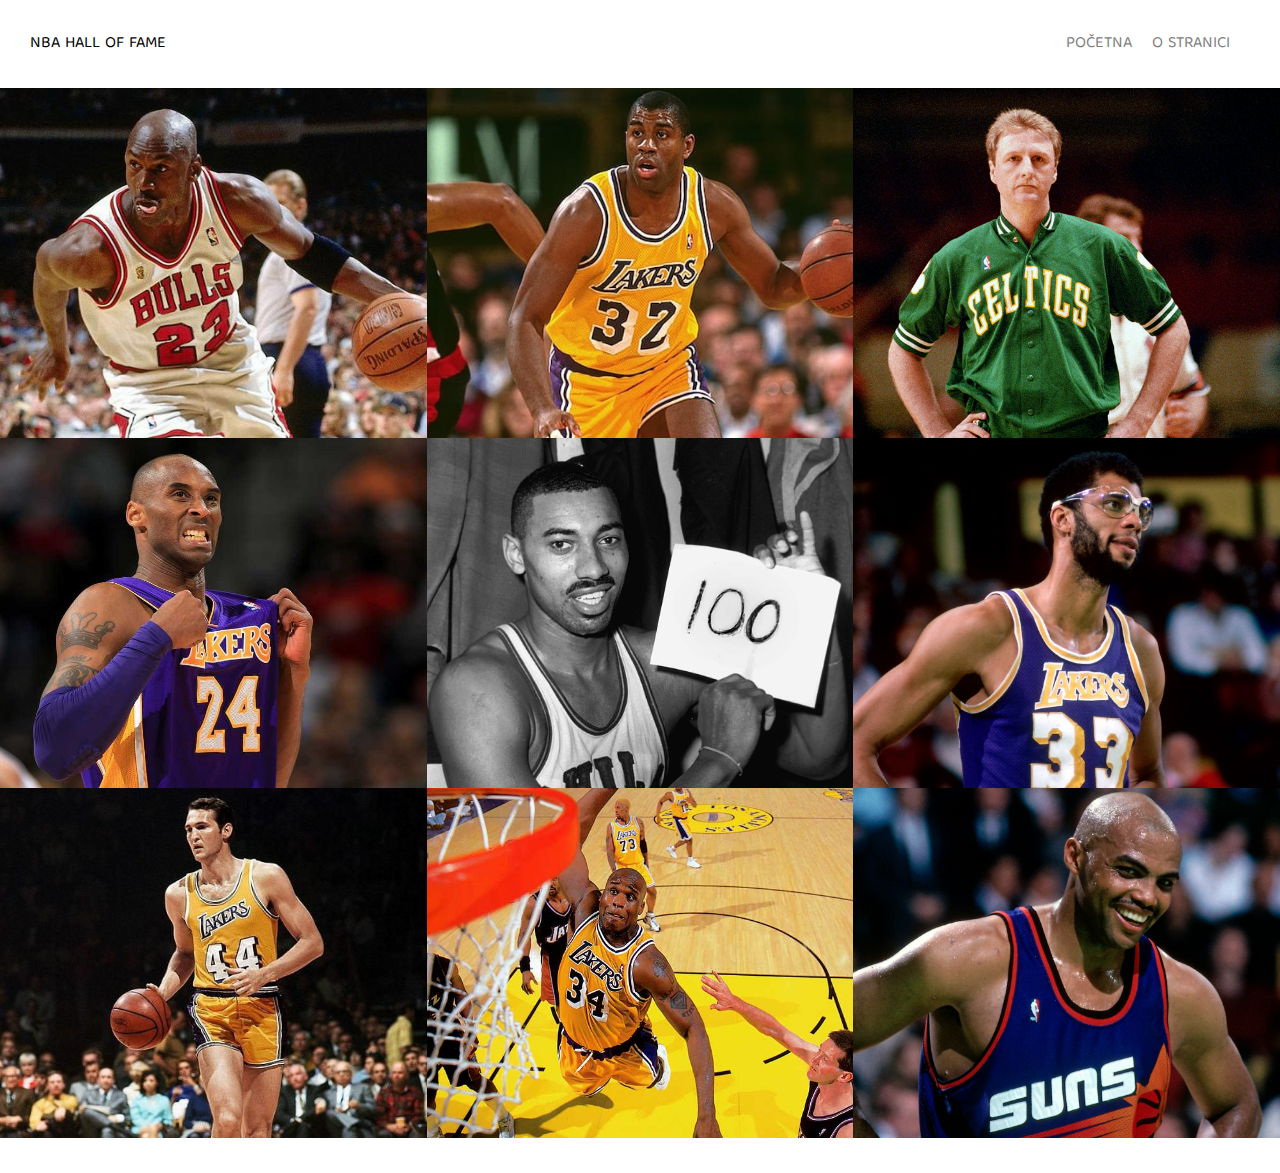
<file: Web NBA Hall of Fame/webstranica/index.html>
<!DOCTYPE html>
<html lang="en">
<head>
    <meta charset="UTF-8">
    <link href="https://fonts.googleapis.com/css2?family=Baloo+Tamma+2&display=swap" rel="stylesheet">
    <link rel="stylesheet" href="styles.css">
    <title>NBA HALL OF FAME</title>
</head>
<body>
    <div class="wholeSite">
            <div class="nav-wrapper">
                <div class ="left">
                    <div class="site-name">
                        <div>NBA HALL OF FAME</div>
                    </div>
                </div>

                <div class ="right">
                    <div class="nav-link-wrapper">
                        <a href = "index.html">POČETNA</a>
                    </div>
                    <div class="nav-link-wrapper">
                        <a href="about.html">O STRANICI</a>
                    </div>
                </div>
        </div>

        <div class="content-wrapper">
            <div class="gallery">

                <div class="item-wrapper">
                    <div class="item-img-background" style="background-image:url(Jordan.jpg)"></div>

                    <div class="img-text-wrapper">
                            <div class="text">
                                Michael Jeffrey Jordan, rođen 17.2.1963. osvajač je 6 NBA naslova te isto toliko nagrada za najkorisnijeg igrača finala.
                                Pet puta okrunjen je nagradom najkorisnijeg igrača cijele sezone. Gotovo cijelu karijeru proveo je u Chichago Bullsima
                                koji i dalje imaju isti broj naslova, njih 6 iz ere Michaela. Karijeru je zaključio 2003. u dresu Washington Wizardsa.
                                Osvojio je mnoštvo dodatnih nagrada te ga se smatra najboljim igračem u povijesti ovog sporta, ali i općenito.
                            </div>
                    </div>
                </div>

                <div class="item-wrapper">
                    <div class="item-img-background" style="background-image:url(MagicJohnson.jpg)"></div>

                    <div class="img-text-wrapper">
                            <div class="text"">
                                Magic Erwin Johnson, rođen 14.8.1959. bivši je playmaker ekipe Los Angeles Lakersa, u kojoj je proveo cijelu svoju karijeru, od 
                                1979. do 1996. s kraćim prekidima zbog zdravstvenih problema. Pet puta je osvojio naslov NBA prvaka te po tri puta nagrade 
                                MVP finala i MVP sezone. Može se pohvaliti zlatnom olimpijskom medaljom iz Barcelone 1992. Smatra se jednim od najboljih
                                playmakera svih vremena sa nevjerojatnim sposobnostima dodavanja.
                            </div>
                    </div>
                </div>

                <div class="item-wrapper">
                    <div class="item-img-background" style="background-image:url(Bird.png)"></div>

                    <div class="img-text-wrapper">
                            <div class="text"">
                                Larry Joe Bird, rođen 7.12.1956. legenda je Boston Celticsa na poziciji niskog krila, s kojima je osvojio tri naslova
                                prvaka. Dva puta bio je MVP finala, tri puta MVP sezone. Prepoznatljiv je bio po preciznom šutu sa linije za tri poena te po 
                                natjecateljskom mentalitetu. Cijelu karijeru proveo je u Bostonu, a kao trener bio je dio Indiane Pacersa. Danas je i dalje dio Indiane, 
                                samo u ulozi izvršnog direktora.
                            </div>
                    </div>
                </div>

                <div class="item-wrapper">
                    <div class="item-img-background" style="background-image:url(Kobe.jfif)"></div>

                    <div class="img-text-wrapper">
                            <div class="text"">
                                Kobe Bryant (1978.-2020.) bio je američki profesionalni košarkaš. Cijelu 20-godišnju karijeru proveo je u LA Lakersima, s kojima 
                                je osvojio 5 naslova prvaka, 2 puta bio proglašen MVP finala te jednom MVP sezone. Bio je jedan od najvećih scorera ikada te zauzima 
                                četvrto mjesto na listi poena u povijesti NBA. U povijesti NBA samo je Wilt Chamberlain zabio više poena na jednoj utakmici.
                                Osvojio je dva zlata na OI. Poginuo je u siječnju 2020. prilikom pada helikoptera.
                            </div>
                    </div>
                </div>

                <div class="item-wrapper">
                    <div class="item-img-background" style="background-image:url(Wilt1.jpg)"></div>

                    <div class="img-text-wrapper">
                            <div class="text"">
                                Wilt Chamberlain (1936.-1999.) bio je jedan od najvećih centara ovog sporta. Igrao je za Warriorse, 76erse i Lakerse. Dva puta je osvojio
                                naslov prvaka, jednom MVPa finala, četiri puta MVPa sezone. Jedini je igrač koji je u jednoj utakmici postigao 100 poena. Više sezona ostvarivao 
                                je prosjeke od 40 i više poena. Bio je neviđena sila koja je u mirovinu otišla s više od 30000 poena i 20000 skokova.
                            </div>
                    </div>
                </div>

                <div class="item-wrapper">
                    <div class="item-img-background" style="background-image:url(Kareem.jpg)"></div>

                    <div class="img-text-wrapper">
                            <div class="text"">
                                Kareem Abdul-Jabbar, rođen 16.4.1947. bivši je košarkaš koji je kroz 20-godišnju karijeru igrao za
                                Milwaukee Buckse i LA Lakerse. Osvojio je šest prstenova, šest MVP sezone te dva puta 
                                MVP finala. Postigao je 38387 poena, po čemu je do danas na prvom mjestu najboljih strijelaca lige.
                                Najpoznatiji je po svom neobranjivom šutu (skyhooku).
                            </div>
                    </div>
                </div>

                <div class="item-wrapper">
                    <div class="item-img-background" style="background-image:url(West.jpg)"></div>

                    <div class="img-text-wrapper">
                            <div class="text"">
                                Jerry Alan West, rođen 28.5.1938. trenutačno je izvršni direktor LA Clippersa. Bivši je igrač LA Lakersa, 
                                s kojima je osvojio jedan naslov prvaka, iako je osam puta gubio finale. Jedini je igrač u povijesti koji 
                                je osvojio nagradu najkorisnijeg igrača finala, a da je član gubitničke ekipe. Silueta Jerry Westa nalazi se 
                                na službenom logotipu NBA.
                            </div>
                    </div>
                </div>

                <div class="item-wrapper">
                    <div class="item-img-background" style="background-image:url(Shaq.jpg)"></div>

                    <div class="img-text-wrapper">
                            <div class="text"">
                                Shaquille Rashaun O'Neal, rođen 6.3.1972. umirovljeni je američki košarkaš koji je tijekom svoje karijere osvojio
                                četiri naslova prvaka, tri MVP finala, jedan MVP sezone te je zadnji centar koji je osvojio nagradu za najkorisnijeg
                                igrača. Poslije karijere koju je proveo u Orlandu, Lakersima, Miamiju, Sunsima, Clevelandu te Celticsima; okrenio se 
                                poslu TV voditelja i komičara. Smatra se najdominantnijim centrom nove ere.
                            </div>
                    </div>
                </div>

                <div class="item-wrapper">
                    <div class="item-img-background" style="background-image:url(Barkley.jpg)"></div>

                    <div class="img-text-wrapper">
                            <div class="text"">
                                Charles Wade Barkley, rođen 20.2.1963. bivši je igrač 76ersa, Sunsa te Houston Rocketsa.
                                Tijekom karijere koja je trajala od 1984. do 2000. nije osvojio NBA prsten, ali je osvojio titulu MVPa sezone.
                                S Američkom reprezentacijom osvojio je dva olimpijska zlata te se smatra najboljim krilnim centrom svih vremena.
                                Prepoznatljiv je bio po skokovima, s obzirom kako je imao 198 cm i igrao na pozicijama centra koji su obično viši.
                            </div>
                    </div>
                </div>
            </div>
        </div>

    </div>
</body>
<script>
    const items = document.querySelectorAll('.item-wrapper')
    items.forEach(item => {
        item.addEventListener('mouseover', () => {
            item.childNodes[1].classList.add('dark-img-hover');
        })

        item.addEventListener('mouseout', () => {
            item.childNodes[1].classList.remove('dark-img-hover');
        })
    })
</script>
</html>
</file>
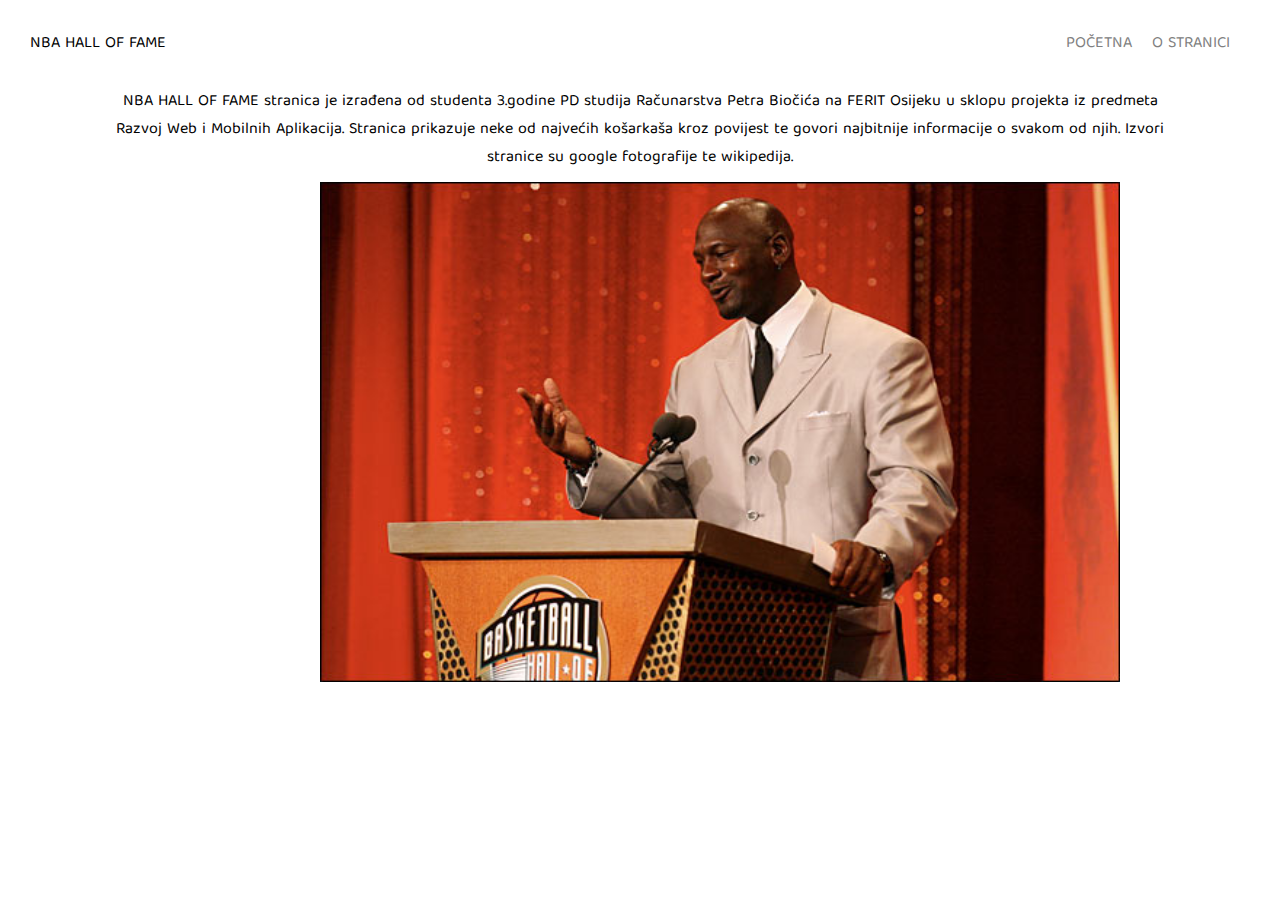
<file: Web NBA Hall of Fame/webstranica/about.html>
<!DOCTYPE html>
<html lang="en">
<head>
    <meta charset="UTF-8">
    <link href="https://fonts.googleapis.com/css2?family=Baloo+Tamma+2&display=swap" rel="stylesheet">
    <link rel="stylesheet" href="styles.css">
    <title>NBA HALL OF FAME</title>
</head>
<body>
    <div class="wholeSite">
            <div class="nav-wrapper">
                <div class ="left">
                    <div class="site-name">
                        <div>NBA HALL OF FAME</div>
                    </div>
                </div>

                <div class ="right">
                    <div class="nav-link-wrapper">
                        <a href = "index.html">POČETNA</a>
                    </div>
                    <div class="nav-link-wrapper">
                        <a href="about.html">O STRANICI</a>
                    </div>
                </div>
        </div>

        <div class="content-wrapper">
            <div class="text1">
                NBA HALL OF FAME stranica je izrađena od studenta 3.godine PD studija Računarstva Petra Biočića na 
                FERIT Osijeku u sklopu projekta iz predmeta Razvoj Web i Mobilnih Aplikacija.
                Stranica prikazuje neke od najvećih košarkaša kroz povijest te govori najbitnije informacije o svakom od njih.
                Izvori stranice su google fotografije te wikipedija.
            </div>
            <div class="image">
                <img src = "HALL.jpg" width="800" height="500">
            </div>
            
        </div>

    </div>
</body>
</html>
</file>
<file: Web NBA Hall of Fame/webstranica/styles.css>
body{
    margin: 0px;
    font-family: "Baloo Tamma 2", serif;
}

.wholeSite{
    display: grid;
    grid-template-columns: 1fr;
}

.nav-wrapper{
    display: flex;
    justify-content: space-between;
    padding: 30px;
}

.right{
    display:flex;
}

.nav-wrapper .right div {
    margin-right: 20px;
    text-transform: uppercase;
}

.nav-link-wrapper{
    height: 23px;
    border-bottom: 1px solid transparent;
    transition: border-bottom 0.5s;
}

.nav-link-wrapper a{
    color: gray;
    text-decoration:none;
    transition: color 0.5s;
}

.nav-link-wrapper:hover{
    border-bottom: 1px solid black;
}

.nav-link-wrapper a:hover{
    color: black;
}

.gallery{
    display: grid;
    grid-template-columns: 1fr 1fr 1fr;
}

.item-wrapper{
    position: relative;
}

.item-img-background{
    height: 350px;
    width: 100%;
    background-size: cover;
    background-position: center;
    background-repeat: no-repeat;
}

.img-text-wrapper{
    position: absolute;
    top: 0;
    display: flex;
    flex-direction: column;
    justify-content: center;
    align-items: center;
    height: 100%;
    text-align: center;
    padding-left: 100px;
    padding-right: 100px;
}

.img-text-wrapper .text{
    transition:1s;
    font-weight: 600;
    color: transparent;
}

.img-text-wrapper:hover .text{
    font-weight: 600;
    color: white;
}

.dark-img-hover{
    transition: 1s;
    filter: brightness(10%);
}

.text1{
    display: flex;
    text-align: center;
    margin-right: 100px;
    margin-left: 100px;
}

.image{
    display:block;
    margin-left:  auto;
    margin-right: auto;
    width: 50%;
    margin-top: 10px;
}
</file>
